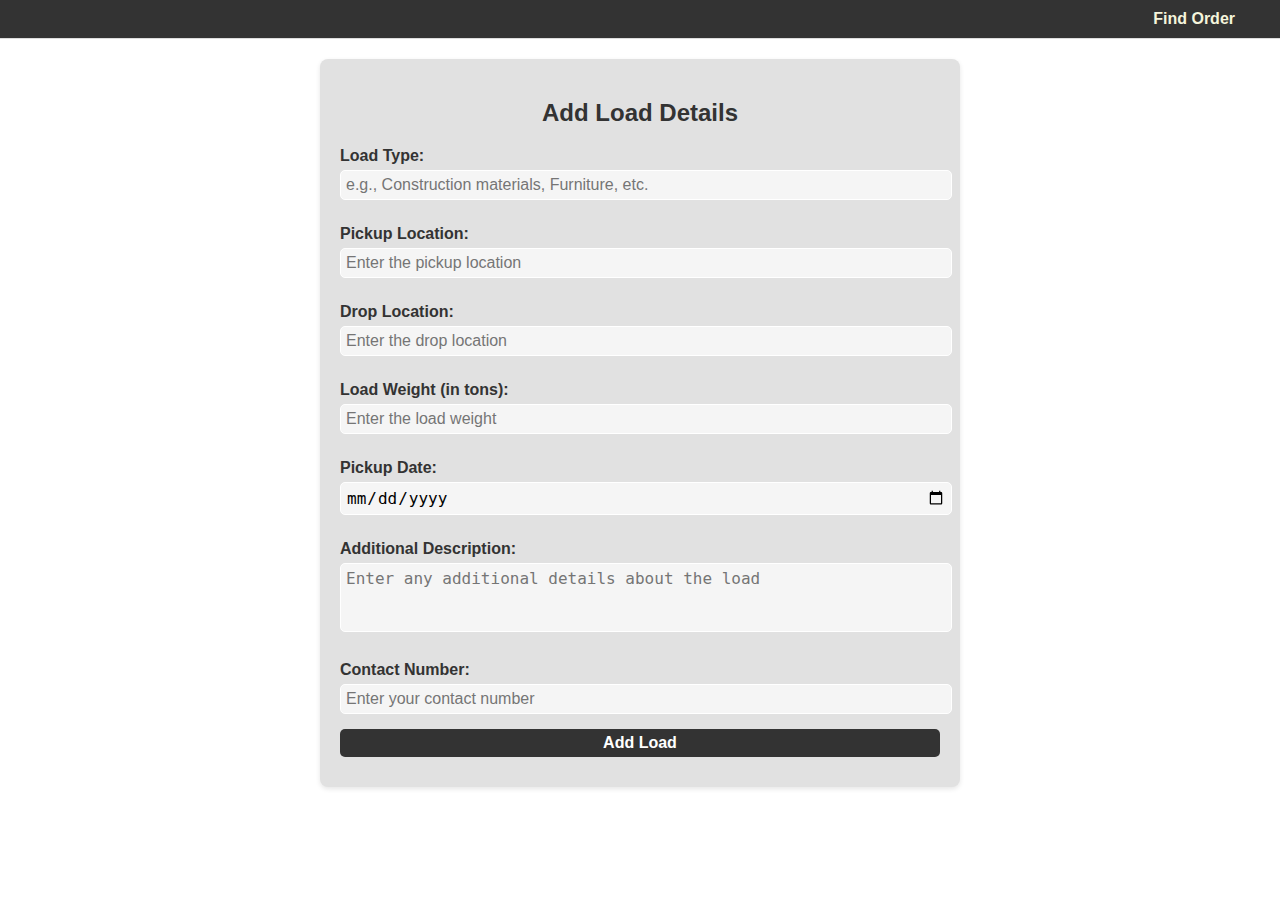
<file: Loading.html>
<!DOCTYPE html>
<html lang="en">
<head>
    <title>LoadLink</title>
    <link rel="icon" type="image/x-icon" href="img/Fevicon.png">
    <meta charset="UTF-8">
    <meta name="viewport" content="width=device-width, initial-scale=1.0">
    <title>Add a Load</title>
    <link rel="stylesheet" href="Loading.css">
</head>
<body>
    <nav>
        <a href="find-order.html">Find Order</a>
    </nav>

    <div class="container">
        <h2>Add Load Details</h2>
        <form id="add-load-form" action="add-load-handler.php" method="POST">
            <label for="load-type">Load Type:</label>
            <input type="text" id="load-type" name="load_type" placeholder="e.g., Construction materials, Furniture, etc." required>

            <label for="pickup-location">Pickup Location:</label>
            <input type="text" id="pickup-location" name="pickup_location" placeholder="Enter the pickup location" required>

            <label for="drop-location">Drop Location:</label>
            <input type="text" id="drop-location" name="drop_location" placeholder="Enter the drop location" required>

            <label for="weight">Load Weight (in tons):</label>
            <input type="number" id="weight" name="weight" placeholder="Enter the load weight" min="1" step="0.1" required>

            <label for="date">Pickup Date:</label>
            <input type="date" id="date" name="pickup_date" required>

            <label for="description">Additional Description:</label>
            <textarea id="description" name="description" placeholder="Enter any additional details about the load" rows="3"></textarea>

            <label for="contact-number">Contact Number:</label>
            <input type="tel" id="contact-number" name="contact_number" placeholder="Enter your contact number" pattern="[0-9]{10}" title="Enter a valid 10-digit phone number" required>

            <button type="submit">Add Load</button>
        </form>
    </div>

    <script src="Loading.js"></script>
    <script src="theme.js"></script>
</body>
</html>
</file>
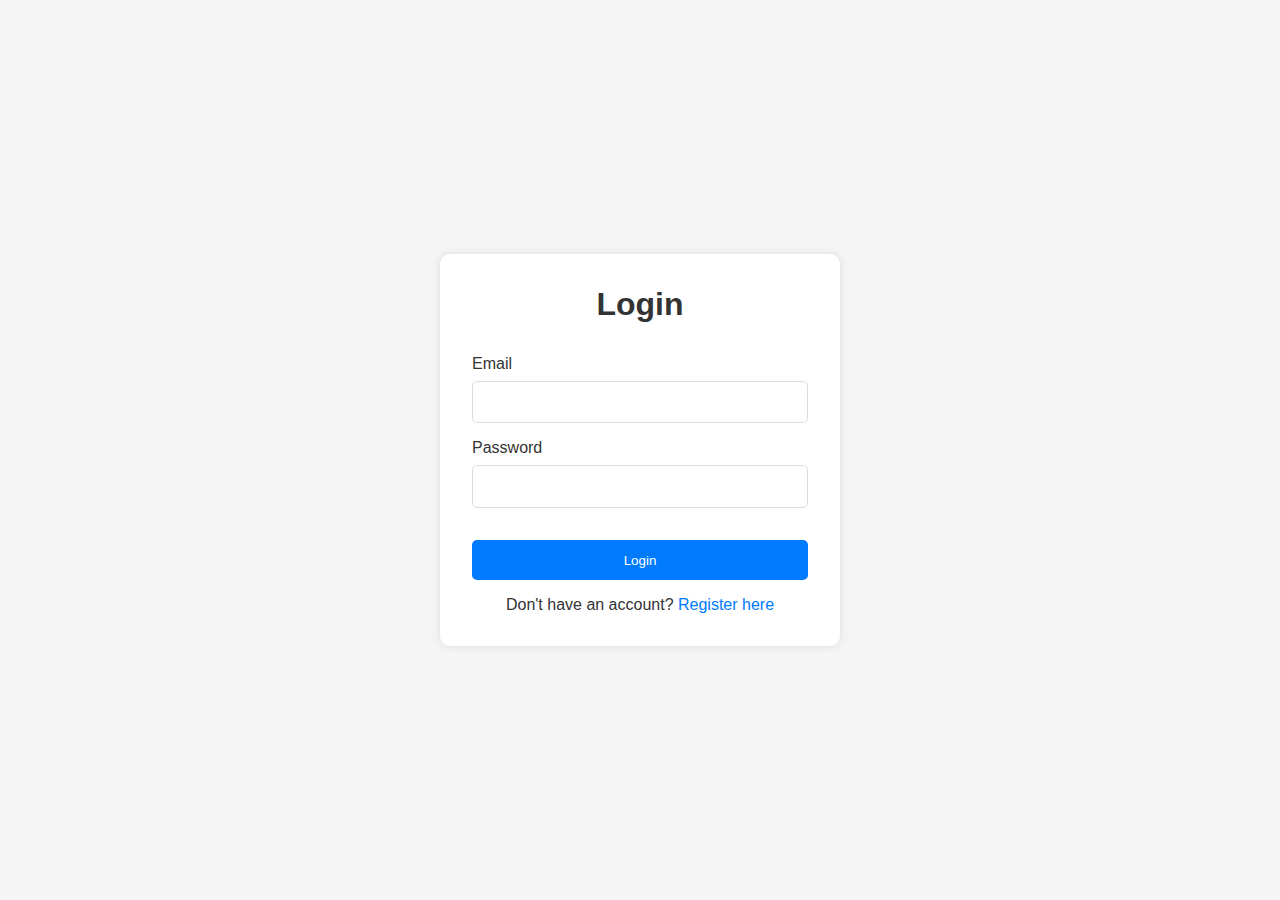
<file: login.html>
<!DOCTYPE html>
<html lang="en">
<head>
    <title>LoadLink</title>
    <link rel="icon" type="image/x-icon" href="img/Fevicon.png">
    <meta charset="UTF-8">
    <meta name="viewport" content="width=device-width, initial-scale=1.0">
    <title>Login Page</title>
    <style>
        :root {
            --bg-color: #f5f5f5;
            --text-color: #333;
            --input-bg: #fff;
            --border-color: #ddd;
        }

        [data-theme="dark"] {
            --bg-color: #1a1a1a;
            --text-color: #fff;
            --input-bg: #333;
            --border-color: #444;
        }

        * {
            margin: 0;
            padding: 0;
            box-sizing: border-box;
        }

        body {
            font-family: Arial, sans-serif;
            background-color: var(--bg-color);
            color: var(--text-color);
            min-height: 100vh;
            display: flex;
            justify-content: center;
            align-items: center;
            transition: background-color 0.3s;
        }

        .container {
            width: 90%;
            max-width: 400px;
            padding: 2rem;
            background-color: var(--input-bg);
            border-radius: 10px;
            box-shadow: 0 0 10px rgba(0,0,0,0.1);
        }

        .theme-toggle {
            position: absolute;
            top: 20px;
            right: 20px;
            cursor: pointer;
        }

        h1 {
            text-align: center;
            margin-bottom: 2rem;
        }

        .form-group {
            margin-bottom: 1rem;
        }

        label {
            display: block;
            margin-bottom: 0.5rem;
        }

        input, select,
        textarea {
            width: 100%;
            padding: 0.8rem;
            border: 1px solid var(--border-color);
            border-radius: 5px;
            background-color: var(--input-bg);
            color: var(--text-color);
        }
        button {
            width: 100%;
            padding: 0.8rem;
            background-color: #007bff;
            color: white;
            border: none;
            border-radius: 5px;
            cursor: pointer;
            margin-top: 1rem;
        }

        button:hover {
            background-color: #0056b3;
        }

        .register-link {
            text-align: center;
            margin-top: 1rem;
        }

        .register-link a {
            color: #007bff;
            text-decoration: none;
        }

        .error-message {
            color: #ff4444;
            text-align: center;
            margin-top: 1rem;
            display: none;
        }
    </style>
</head>
<body>
    <div class="container">
        <h1>Login</h1>
        <form id="loginForm" action="login.php" method="POST">
            <div class="form-group">
                <label for="email">Email</label>
                <input type="email" id="email" name="email" required>
            </div>
            <div class="form-group">
                <label for="password">Password</label>
                <input type="password" id="password" name="password" required>
            </div>
            <!-- <label class="form-group" for="role">Your Role:</label>
            <select name="role" required>
                <option value="Transporter">Transporter</option>
                <option value="Truck Owner">Truck Owner</option>
            </select> -->
            <button type="submit">Login</button>
            <div class="error-message" id="errorMessage"></div>
        </form>
        <div class="register-link">
            Don't have an account? <a href="registration.html">Register here</a>
        </div>
    </div>
    <script>
        document.getElementById('loginForm').onsubmit = function() {
            alert('Form is being submitted');
        };
    </script>
    <script src="theme.js"></script>
</body>
</html>
</file>
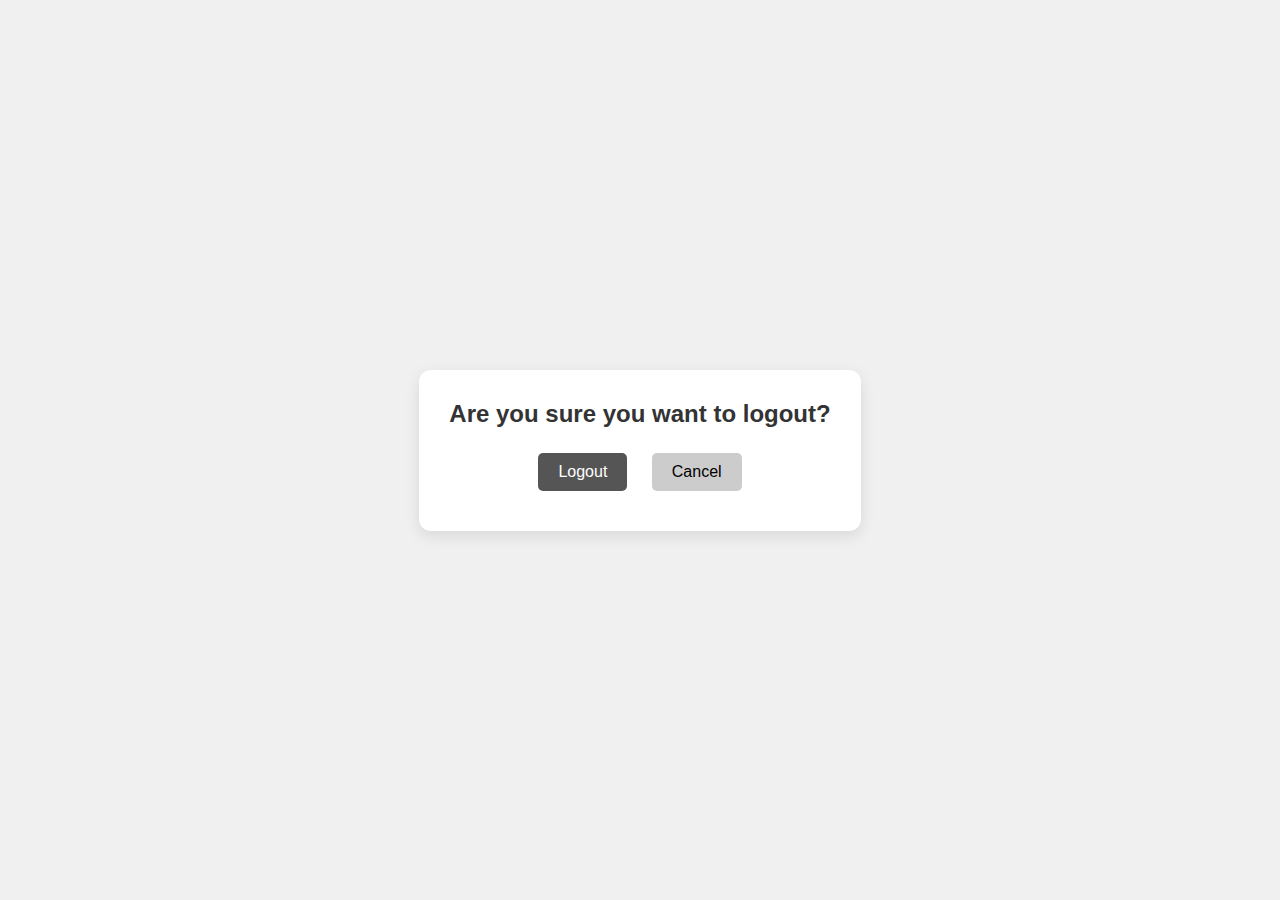
<file: logout.html>
<!DOCTYPE html>
<html lang="en">
<head>
    <meta charset="UTF-8">
    <meta name="viewport" content="width=device-width, initial-scale=1.0">
    <title>LoadLink</title>
    <link rel="icon" type="image/x-icon" href="img/Fevicon.png">
    <!-- <title>Logout Page</title> -->
    <style>
        /* Reset default styles */
        * {
            margin: 0;
            padding: 0;
            box-sizing: border-box;
            font-family: Arial, sans-serif;
        }

        body {
            height: 100vh;
            display: flex;
            justify-content: center;
            align-items: center;
            background: #f0f0f0; /* Light Grey Background */
        }

        .container {
            text-align: center;
            background: white;
            padding: 30px;
            border-radius: 12px;
            box-shadow: 0 5px 15px rgba(0, 0, 0, 0.1);
        }

        h2 {
            margin-bottom: 15px;
            color: #333; /* Dark Grey Text */
        }

        .btn {
            display: inline-block;
            padding: 10px 20px;
            margin: 10px;
            font-size: 16px;
            border: none;
            border-radius: 5px;
            cursor: pointer;
            transition: 0.3s;
        }

        .btn.logout {
            background: #555; /* Dark Grey */
            color: white;
        }

        .btn.cancel {
            background: #ccc; /* Light Grey */
            color: black;
        }

        .btn:hover {
            opacity: 0.8;
        }

        .popup {
            display: none;
            position: fixed;
            top: 50%;
            left: 50%;
            transform: translate(-50%, -50%);
            background: white;
            padding: 20px;
            border-radius: 10px;
            box-shadow: 0 4px 10px rgba(0, 0, 0, 0.2);
            text-align: center;
        }

        .overlay {
            display: none;
            position: fixed;
            top: 0;
            left: 0;
            width: 100%;
            height: 100%;
            background: rgba(0, 0, 0, 0.3);
        }
    </style>
</head>
<body>
 

    <div class="container">
        <h2>Are you sure you want to logout?</h2>
        <button class="btn logout" onclick="showPopup()">Logout</button>
        <button class="btn cancel" onclick="cancelLogout()">Cancel</button>
    </div>

    <!-- Logout Confirmation Popup -->
    <div class="overlay" id="overlay"></div>
    <div class="popup" id="logoutPopup">
        <p id="logoutMessage">Logging out...</p>
    </div>

    <script>
        function showPopup() {
            document.getElementById("logoutPopup").style.display = "block";
            document.getElementById("overlay").style.display = "block";

            // First, show "Logging out..."
            setTimeout(() => {
                document.getElementById("logoutMessage").innerText = "Thanks for using us!";
            }, 2000); // Show message after 2 seconds

            // Redirect to login page after 4 seconds
            setTimeout(() => {
                window.location.href = "login.html"; // Redirect to login page
            }, 4000);
        }

        function cancelLogout() {
            alert("Logout cancelled!");
        }
    </script>

</body>
</html>
</file>
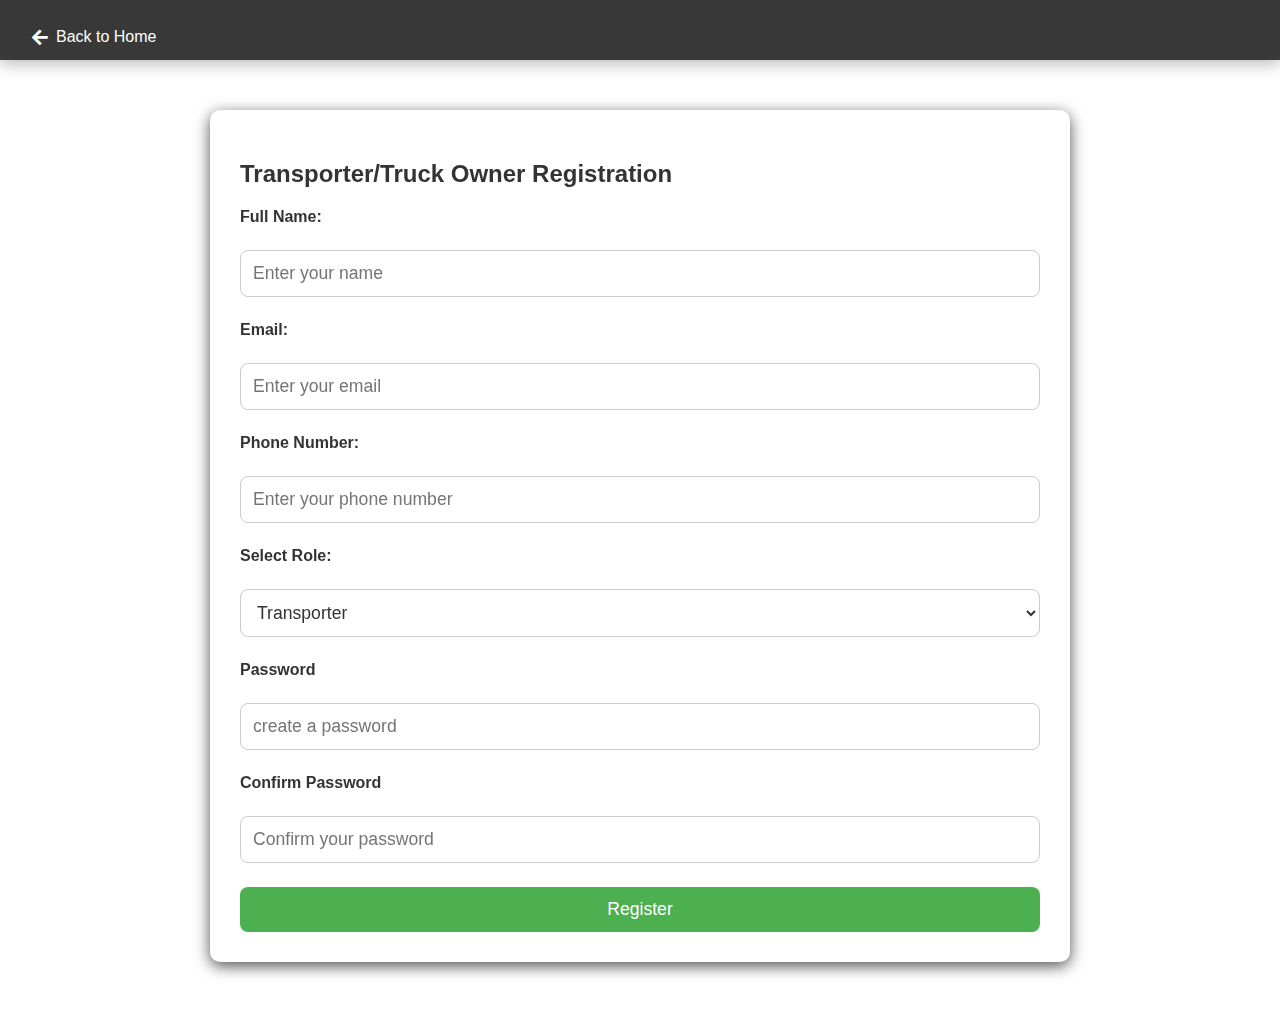
<file: Registration.html>
<!DOCTYPE html>
<html lang="en">
<head>
    <title>LoadLink</title>
    <link rel="icon" type="image/x-icon" href="img/Fevicon.png">
    <meta charset="UTF-8">
    <meta name="viewport" content="width=device-width, initial-scale=1.0">
    <title>Register</title>
    <link rel="stylesheet" href="https://cdnjs.cloudflare.com/ajax/libs/font-awesome/5.15.4/css/all.min.css">
    <link rel="stylesheet" href="Registration.css">

</head>
<body>

    <nav class="navbar">
        <div class="back-button">
            <a href="index.html">
                <i class="fas fa-arrow-left"></i>
                <span>Back to Home</span>
            </a>
        </div>
    </nav>

    <div class="container">
        <h2>Transporter/Truck Owner Registration</h2>
        <form id="register-form" action="Registration.php" method="POST">
            <label for="name">Full Name:</label>
            <input type="text" id="name" name="fullName" placeholder="Enter your name" required>

            <label for="email">Email:</label>
            <input type="email" id="email" name="email" placeholder="Enter your email" required>

            <label for="phone">Phone Number:</label>
            <!--<input type="tel" id="phone" placeholder="Enter your phone number" required>-->
            <input type="tel" id="phone" name="phone" placeholder="Enter your phone number" required>

            <label for="role">Select Role:</label>
            <select id="role" name="role" required>
                <option value="Transporter">Transporter</option>
                <option value="Truck Owner">Truck Owner</option>
            </select>
            
            <label for="password">Password</label>
            <input type="password" id="password" name="password" placeholder="create a password" required>

            <label for="Confirm_password">Confirm Password</label>
            <input type="password" id="Confirm_password" name="Confirm_password" placeholder="Confirm your password" required>
            <button type="submit" id="register-button">Register</button>
        </form>
    </div>
    <script src="Registration.js"></script>
    <script src="theme.js"></script>
    
</body>
</html>
</file>
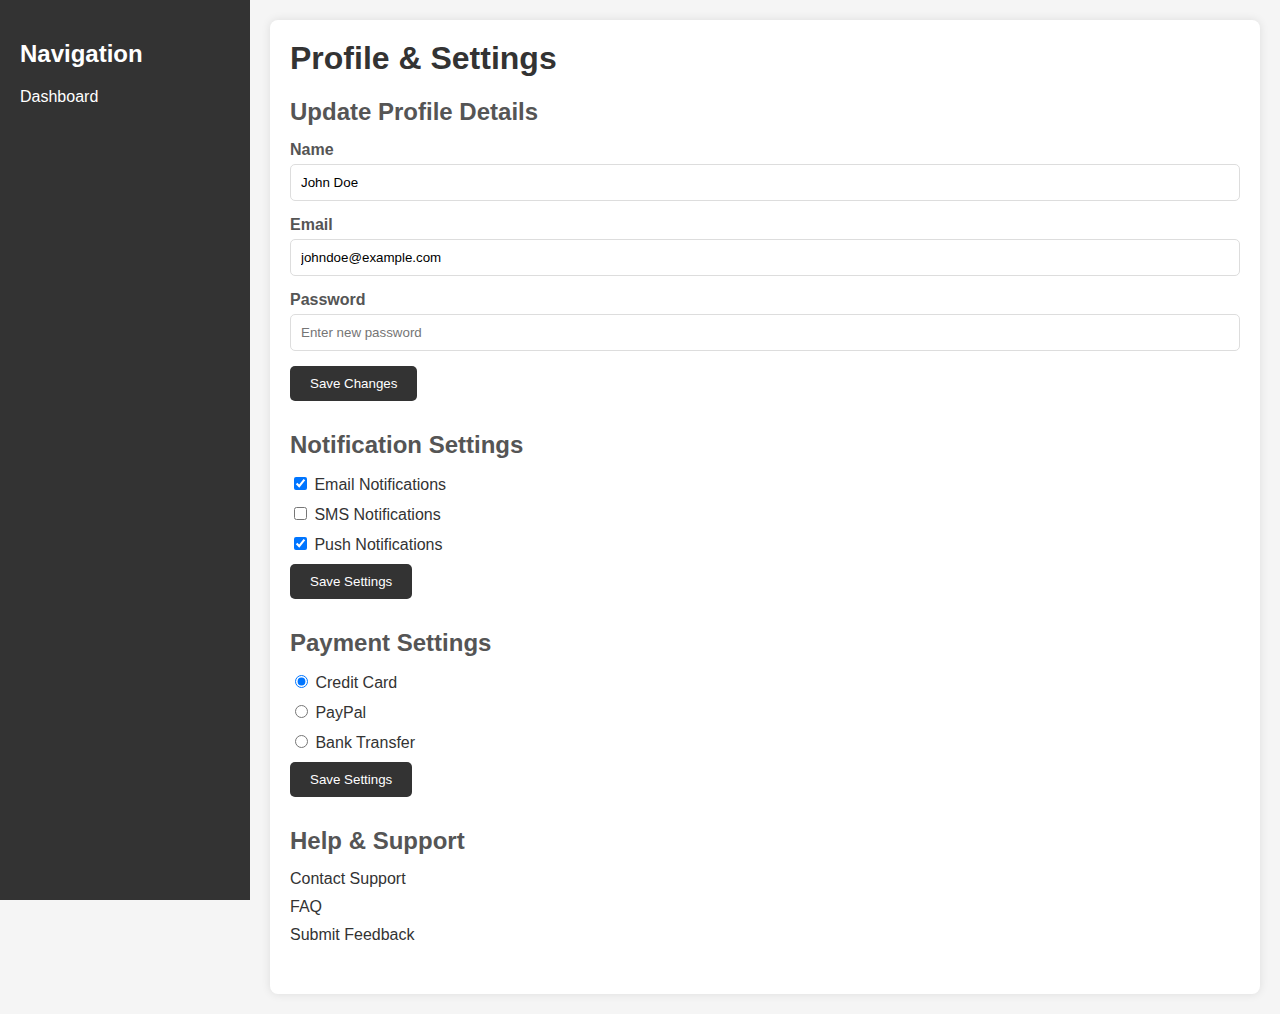
<file: Setting.html>
<!DOCTYPE html>
<html lang="en">
<head>
  <meta charset="UTF-8">
  <meta name="viewport" content="width=device-width, initial-scale=1.0">
  <title>LoadLink</title>
  <link rel="icon" type="image/x-icon" href="img/Fevicon.png">
  <!-- <title>Profile & Settings</title> -->
  <style>
    body {
      font-family: Arial, sans-serif;
      margin: 0;
      padding: 0;
      display: flex;
      background-color: #f5f5f5;
      color: #333;
    }

    /* Sidebar Styles */
    .sidebar {
      width: 250px;
      background-color: #333;
      color: white;
      height: 100vh;
      padding: 20px;
      box-sizing: border-box;
    }

    .sidebar a {
      color: white;
      text-decoration: none;
      display: block;
      margin: 15px 0;
    }

    .sidebar a:hover {
      text-decoration: underline;
    }

    /* Main Content Styles */
    .main-content {
      flex: 1;
      padding: 20px;
      background-color: white;
      margin: 20px;
      border-radius: 8px;
      box-shadow: 0 0 10px rgba(0, 0, 0, 0.1);
    }

    h1 {
      margin-top: 0;
      color: #333;
    }

    .section {
      margin-bottom: 30px;
    }

    .section h2 {
      margin-bottom: 15px;
      color: #555;
    }

    .form-group {
      margin-bottom: 15px;
    }

    .form-group label {
      display: block;
      margin-bottom: 5px;
      font-weight: bold;
      color: #555;
    }

    .form-group input {
      width: 100%;
      padding: 10px;
      border: 1px solid #ddd;
      border-radius: 5px;
      box-sizing: border-box;
    }

    .form-group input:focus {
      border-color: #333;
      outline: none;
    }

    .form-group button {
      background-color: #333;
      color: white;
      padding: 10px 20px;
      border: none;
      border-radius: 5px;
      cursor: pointer;
    }

    .form-group button:hover {
      background-color: #555;
    }

    .notification-settings,
    .payment-settings,
    .help-support {
      margin-top: 20px;
    }

    .notification-settings label,
    .payment-settings label {
      display: block;
      margin-bottom: 10px;
    }

    .help-support a {
      color: #333;
      text-decoration: none;
      display: block;
      margin-bottom: 10px;
    }

    .help-support a:hover {
      text-decoration: underline;
    }
  </style>
</head>
<body>
  <!-- Sidebar -->
  <div class="sidebar">
    <h2>Navigation</h2>
    <a href="Dashboard.html">Dashboard</a>
  </div>

  <!-- Main Content -->
  <div class="main-content">
    <h1>Profile & Settings</h1>

    <!-- Update Profile Details -->
    <div class="section">
      <h2>Update Profile Details</h2>
      <div class="form-group">
        <label for="name">Name</label>
        <input type="text" id="name" placeholder="Enter your name" value="John Doe">
      </div>
      <div class="form-group">
        <label for="email">Email</label>
        <input type="email" id="email" placeholder="Enter your email" value="johndoe@example.com">
      </div>
      <div class="form-group">
        <label for="password">Password</label>
        <input type="password" id="password" placeholder="Enter new password">
      </div>
      <div class="form-group">
        <button onclick="updateProfile()">Save Changes</button>
      </div>
    </div>

    <!-- Notification Settings -->
    <div class="section notification-settings">
      <h2>Notification Settings</h2>
      <label>
        <input type="checkbox" id="emailNotifications" checked> Email Notifications
      </label>
      <label>
        <input type="checkbox" id="smsNotifications"> SMS Notifications
      </label>
      <label>
        <input type="checkbox" id="pushNotifications" checked> Push Notifications
      </label>
      <div class="form-group">
        <button onclick="saveNotificationSettings()">Save Settings</button>
      </div>
    </div>

    <!-- Payment Settings -->
    <div class="section payment-settings">
      <h2>Payment Settings</h2>
      <label>
        <input type="radio" name="paymentMethod" value="creditCard" checked> Credit Card
      </label>
      <label>
        <input type="radio" name="paymentMethod" value="paypal"> PayPal
      </label>
      <label>
        <input type="radio" name="paymentMethod" value="bankTransfer"> Bank Transfer
      </label>
      <div class="form-group">
        <button onclick="savePaymentSettings()">Save Settings</button>
      </div>
    </div>

    <!-- Help & Support -->
    <div class="section help-support">
      <h2>Help & Support</h2>
      <a href="#contact">Contact Support</a>
      <a href="#faq">FAQ</a>
      <a href="#feedback">Submit Feedback</a>
    </div>
  </div>

  <script>
    function updateProfile() {
      const name = document.getElementById('name').value;
      const email = document.getElementById('email').value;
      const password = document.getElementById('password').value;

      if (!name || !email) {
        alert('Name and Email are required.');
        return;
      }

      alert('Profile updated successfully!');
      console.log('Updated Profile:', { name, email, password });
    }

    function saveNotificationSettings() {
      const emailNotifications = document.getElementById('emailNotifications').checked;
      const smsNotifications = document.getElementById('smsNotifications').checked;
      const pushNotifications = document.getElementById('pushNotifications').checked;

      alert('Notification settings saved!');
      console.log('Notification Settings:', { emailNotifications, smsNotifications, pushNotifications });
    }

    function savePaymentSettings() {
      const paymentMethod = document.querySelector('input[name="paymentMethod"]:checked').value;

      alert('Payment settings saved!');
      console.log('Payment Method:', paymentMethod);
    }
  </script>
</body>
</html>
</file>
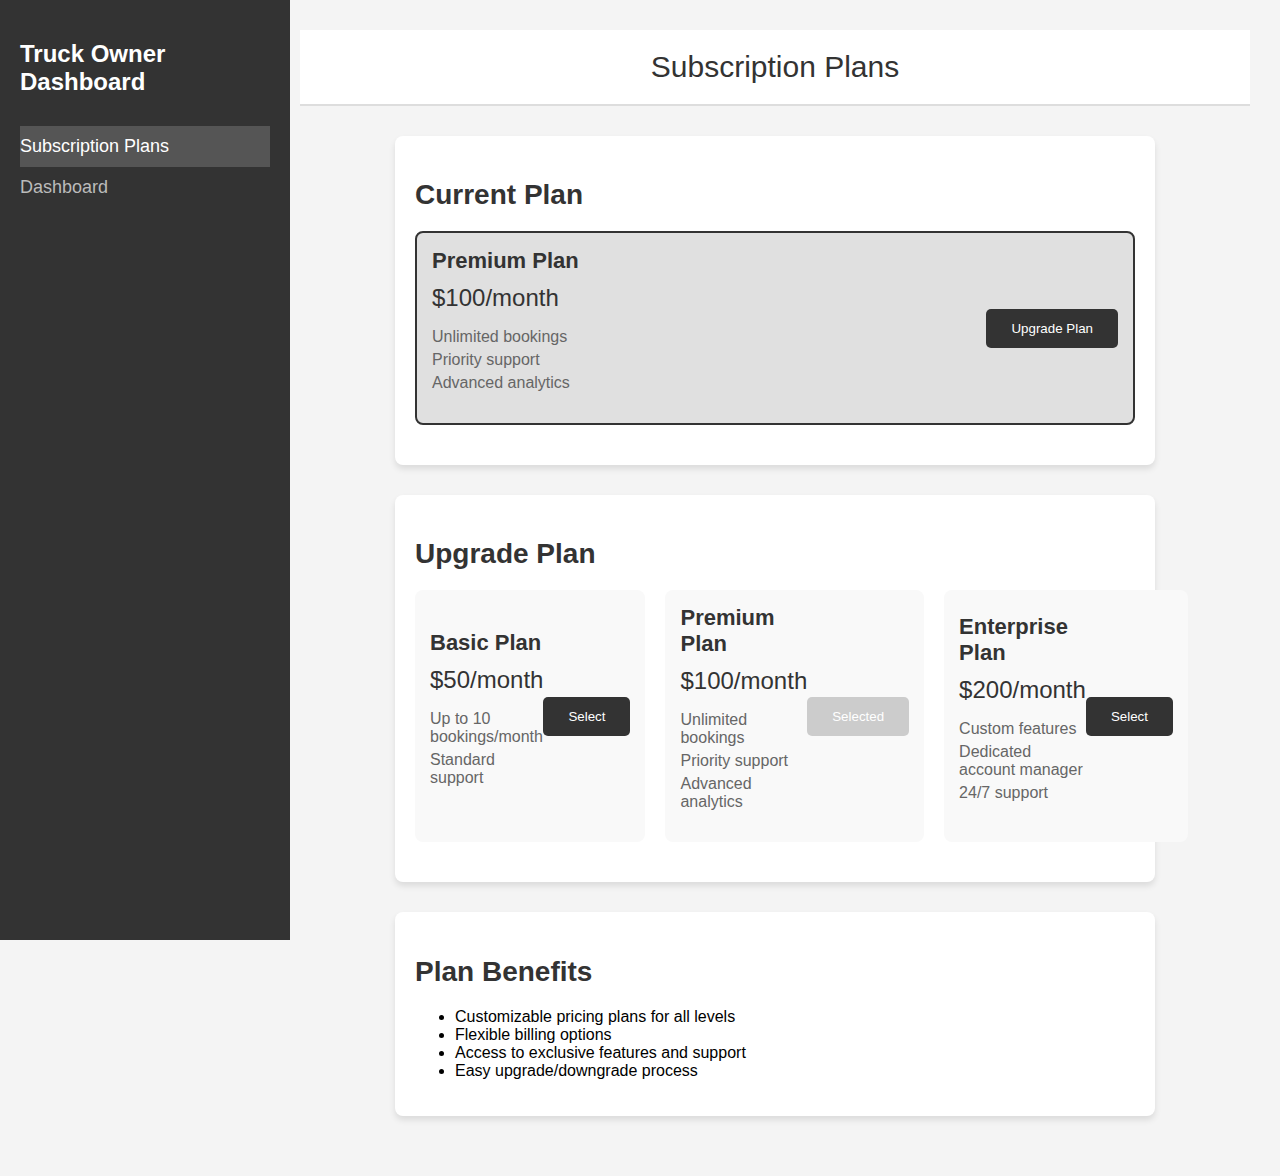
<file: Subscription.html>
<!DOCTYPE html>
<html lang="en">
<head>
    <meta charset="UTF-8">
    <meta name="viewport" content="width=device-width, initial-scale=1.0">
    <title>LoadLink</title>
    <link rel="icon" type="image/x-icon" href="img/Fevicon.png">
    <!-- <title>Subscription Plans</title> -->
    <style>
        /* Global Styles */
        body {
            font-family: 'Arial', sans-serif;
            background-color: #f4f4f4;
            margin: 0;
            padding: 0;
            display: flex;
        }

        /* Sidebar Styles */
        .sidebar {
            width: 250px;
            height: 100vh;
            background-color: #333;
            padding: 20px;
            color: white;
            position: fixed;
        }

        .sidebar h2 {
            color: white;
            font-size: 24px;
            margin-bottom: 30px;
        }

        .sidebar a {
            display: block;
            color: #bbb;
            text-decoration: none;
            padding: 10px 0;
            font-size: 18px;
        }

        .sidebar a:hover {
            background-color: #444;
            color: white;
        }

        .sidebar a.active {
            background-color: #555;
            color: white;
        }

        /* Main Content Styles */
        .main-content {
            margin-left: 270px;
            width: calc(100% - 270px);
            padding: 30px;
        }

        header {
            background-color: #fff;
            padding: 20px 0;
            text-align: center;
            color: #333;
            font-size: 30px;
            border-bottom: 2px solid #ddd;
        }

        .container {
            width: 80%;
            margin: 30px auto;
        }

        .subscription-section {
            background-color: white;
            padding: 20px;
            border-radius: 8px;
            box-shadow: 0 4px 6px rgba(0, 0, 0, 0.1);
            margin-bottom: 30px;
        }

        h2 {
            color: #333;
            font-size: 28px;
            margin-bottom: 20px;
        }

        .plan-card {
            display: flex;
            justify-content: space-between;
            background-color: #f9f9f9;
            padding: 15px;
            border-radius: 8px;
            margin-bottom: 20px;
            align-items: center;
            transition: all 0.3s ease;
        }

        .plan-card.active {
            background-color: #e0e0e0;
            border: 2px solid #333;
        }

        .plan-info {
            flex: 1;
        }

        .plan-name {
            font-size: 22px;
            color: #333;
            font-weight: bold;
        }

        .plan-price {
            font-size: 24px;
            color: #333;
            margin-top: 10px;
        }

        .plan-benefits ul {
            list-style-type: none;
            padding: 0;
            color: #666;
        }

        .plan-benefits li {
            margin-bottom: 5px;
        }

        .button {
            background-color: #333;
            color: white;
            padding: 12px 25px;
            border: none;
            border-radius: 5px;
            cursor: pointer;
            transition: background-color 0.3s;
        }

        .button:hover {
            background-color: #555;
        }

        .button.disabled {
            background-color: #ccc;
            cursor: not-allowed;
        }

        .plan-header {
            font-size: 20px;
            font-weight: bold;
            color: #333;
        }

        .plan-selector {
            display: flex;
            justify-content: space-between;
            gap: 20px;
        }
    </style>
</head>
<body>

<!-- Sidebar -->
<div class="sidebar">
    <h2>Truck Owner Dashboard</h2>
    <a href="#" class="active">Subscription Plans</a>
    <a href="Dashboard.html">Dashboard</a>
</div>

<!-- Main Content -->
<div class="main-content">
    <header>
        Subscription Plans
    </header>

    <div class="container">
        <!-- Current Plan Section -->
        <div class="subscription-section" id="currentPlanSection">
            <h2>Current Plan</h2>
            <div class="plan-card active" id="currentPlanCard">
                <div class="plan-info">
                    <div class="plan-name" id="currentPlanName">Premium Plan</div>
                    <div class="plan-price" id="currentPlanPrice">$100/month</div>
                    <div class="plan-benefits" id="currentPlanBenefits">
                        <ul>
                            <li>Unlimited bookings</li>
                            <li>Priority support</li>
                            <li>Advanced analytics</li>
                        </ul>
                    </div>
                </div>
                <button class="button" id="upgradeButton">Upgrade Plan</button>
            </div>
        </div>

        <!-- Upgrade Plan Section -->
        <div class="subscription-section">
            <h2>Upgrade Plan</h2>
            <div class="plan-selector">
                <div class="plan-card" id="basicPlanCard">
                    <div class="plan-info">
                        <div class="plan-name">Basic Plan</div>
                        <div class="plan-price">$50/month</div>
                        <div class="plan-benefits">
                            <ul>
                                <li>Up to 10 bookings/month</li>
                                <li>Standard support</li>
                            </ul>
                        </div>
                    </div>
                    <button class="button" id="selectBasicPlanButton">Select</button>
                </div>

                <div class="plan-card" id="premiumPlanCard">
                    <div class="plan-info">
                        <div class="plan-name">Premium Plan</div>
                        <div class="plan-price">$100/month</div>
                        <div class="plan-benefits">
                            <ul>
                                <li>Unlimited bookings</li>
                                <li>Priority support</li>
                                <li>Advanced analytics</li>
                            </ul>
                        </div>
                    </div>
                    <button class="button disabled" id="selectPremiumPlanButton" disabled>Selected</button>
                </div>

                <div class="plan-card" id="enterprisePlanCard">
                    <div class="plan-info">
                        <div class="plan-name">Enterprise Plan</div>
                        <div class="plan-price">$200/month</div>
                        <div class="plan-benefits">
                            <ul>
                                <li>Custom features</li>
                                <li>Dedicated account manager</li>
                                <li>24/7 support</li>
                            </ul>
                        </div>
                    </div>
                    <button class="button" id="selectEnterprisePlanButton">Select</button>
                </div>
            </div>
        </div>

        <!-- Plan Benefits Section -->
        <div class="subscription-section">
            <h2>Plan Benefits</h2>
            <ul>
                <li>Customizable pricing plans for all levels</li>
                <li>Flexible billing options</li>
                <li>Access to exclusive features and support</li>
                <li>Easy upgrade/downgrade process</li>
            </ul>
        </div>
    </div>
</div>

<script>
    // Mock data for subscription plans
    const plans = {
        currentPlan: {
            name: 'Premium Plan',
            price: '$100/month',
            benefits: [
                'Unlimited bookings',
                'Priority support',
                'Advanced analytics'
            ]
        },
        upgradePlans: [
            {
                name: 'Basic Plan',
                price: '$50/month',
                benefits: ['Up to 10 bookings/month', 'Standard support']
            },
            {
                name: 'Premium Plan',
                price: '$100/month',
                benefits: ['Unlimited bookings', 'Priority support', 'Advanced analytics']
            },
            {
                name: 'Enterprise Plan',
                price: '$200/month',
                benefits: ['Custom features', 'Dedicated account manager', '24/7 support']
            }
        ]
    };

    // Function to update the current plan section with dynamic data
    function updateCurrentPlan() {
        document.getElementById('currentPlanName').innerText = plans.currentPlan.name;
        document.getElementById('currentPlanPrice').innerText = plans.currentPlan.price;
        document.getElementById('currentPlanBenefits').innerHTML = `<ul>
            ${plans.currentPlan.benefits.map(benefit => `<li>${benefit}</li>`).join('')}
        </ul>`;
    }

    // Function to select an upgrade plan
    function selectPlan(planName) {
        // Find selected plan
        const selectedPlan = plans.upgradePlans.find(plan => plan.name === planName);

        // Update the current plan to the selected one
        plans.currentPlan = selectedPlan;

        // Update the display for the current plan and available plans
        updateCurrentPlan();

        // Disable the "Select" buttons and highlight the selected one
        document.querySelectorAll('.plan-card').forEach(card => {
            const button = card.querySelector('button');
           
        })
      }
</file>
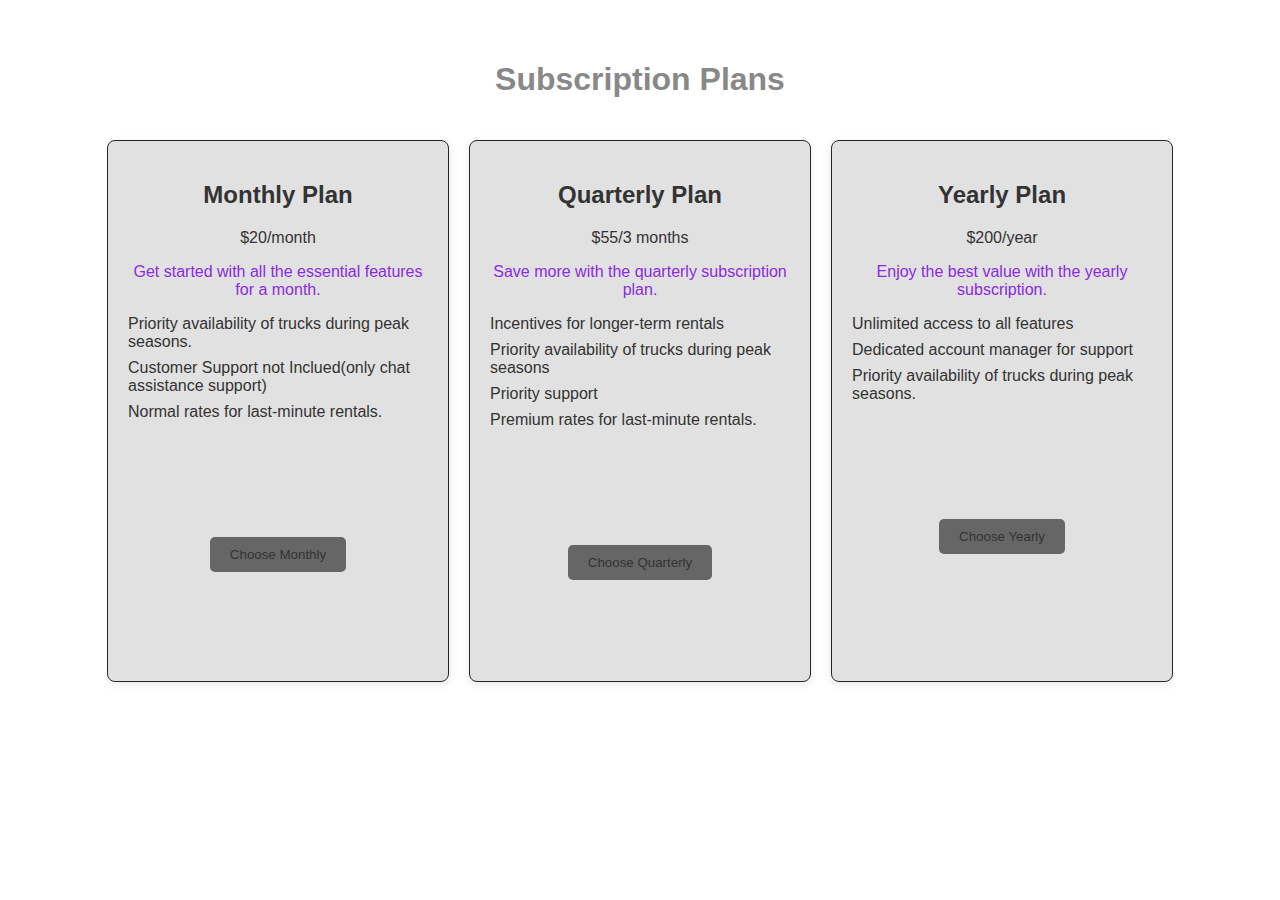
<file: subscriptionOwner.html>
<!DOCTYPE html>
<html lang="en">
<head>
  <title>LoadLink</title>
  <link rel="icon" type="image/x-icon" href="img/Fevicon.png">
  <meta charset="UTF-8">
  <meta name="viewport" content="width=device-width, initial-scale=1.0">
  <title>Subscription Plans</title>
  <link rel="stylesheet" href="subscriptionOwner.css">
</head>
<body>
  <div class="subscription-page">
    <h1>Subscription Plans</h1>
    <div class="plans">
      <div class="plan">
        <h2>Monthly Plan</h2>
        <p class="price"><span>$20</span>/month</p>
        <p class="slogan">Get started with all the essential features for a month.</p>
        <ul>
          <li>Priority availability of trucks during peak seasons.</li>
          <li>Customer Support not Inclued(only chat assistance support)</li>
          <li>Normal rates for last-minute rentals.</li>
        </ul>
        <button onclick="location.href='paymentMethod.html'">Choose Monthly</button>
      </div>
      <div class="plan">
        <h2>Quarterly Plan</h2>
        <p class="price"><span>$55</span>/3 months</p>
        <p class="slogan" >Save more with the quarterly subscription plan.</p>
        <ul>
          <li>Incentives for longer-term rentals</li>
          <li>Priority availability of trucks during peak seasons</li>
          <li>Priority support</li>
          <li>Premium rates for last-minute rentals.</li>
        </ul>
        <button onclick="location.href='paymentMethod.html'">Choose Quarterly</button>
      </div>
      <div class="plan">
        <h2>Yearly Plan</h2>
        <p class="price"><span>$200</span>/year</p>
        <p class="slogan">Enjoy the best value with the yearly subscription.</p>
        <ul>
          <li>Unlimited access to all features</li>
          <li>Dedicated account manager for support</li>
          <li>Priority availability of trucks during peak seasons.</li>
        </ul>
        <button onclick="location.href='paymentMethod.html'">Choose Yearly</button>
      </div>
    </div>
  </div>
  <script src="subscriptionOwner.js"></script>
  <script src="theme.js"></script>
</body>
</html>
</file>
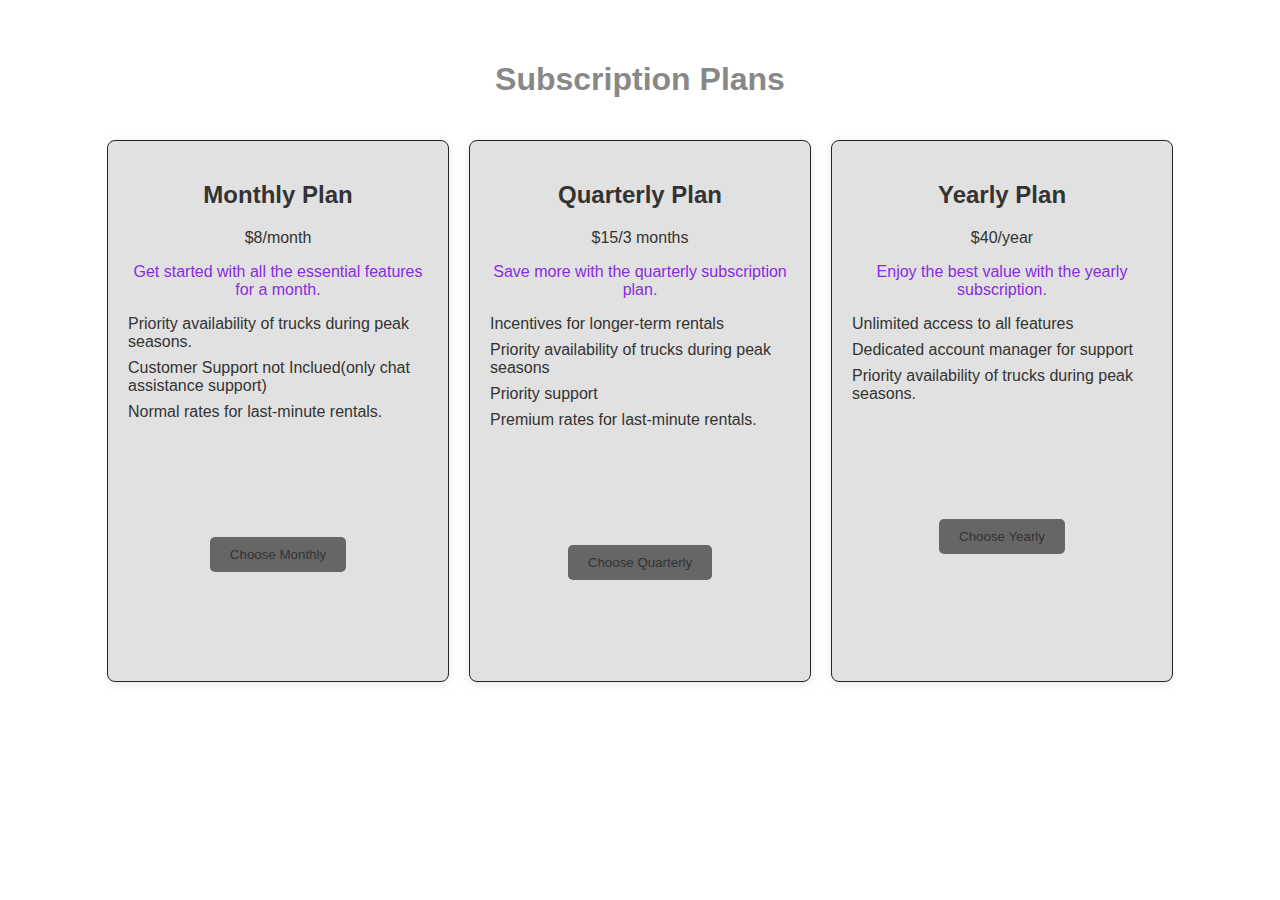
<file: subscriptionTransporter.html>
<!DOCTYPE html>
<html lang="en">
<head>
  <title>LoadLink</title>
  <link rel="icon" type="image/x-icon" href="img/Fevicon.png">
  <meta charset="UTF-8">
  <meta name="viewport" content="width=device-width, initial-scale=1.0">
  <title>Subscription Plans</title>
  <link rel="stylesheet" href="subscriptionTransporter.css">
</head>
<body>
  <div class="subscription-page">
    <h1>Subscription Plans</h1>
    <form id="subscriptionForm" action="process_payment.php" method="POST"></form>
    <div class="plans">
      <div class="plan">
        <h2>Monthly Plan</h2>
        <p class="price"><span>$8</span>/month</p>
        <p class="slogan">Get started with all the essential features for a month.</p>
        <ul>
          <li>Priority availability of trucks during peak seasons.</li>
          <li>Customer Support not Inclued(only chat assistance support)</li>
          <li>Normal rates for last-minute rentals.</li>
        </ul>
        <button onclick="location.href='paymentMethod.html'">Choose Monthly</button>
      </div>
      <div class="plan">
        <h2>Quarterly Plan</h2>
        <p class="price"><span>$15</span>/3 months</p>
        <p class="slogan" >Save more with the quarterly subscription plan.</p>
        <ul>
          <li>Incentives for longer-term rentals</li>
          <li>Priority availability of trucks during peak seasons</li>
          <li>Priority support</li>
          <li>Premium rates for last-minute rentals.</li>
        </ul>
        <button onclick="location.href='paymentMethod.html'">Choose Quarterly</button>
      </div>
      <div class="plan">
        <h2>Yearly Plan</h2>
        <p class="price"><span>$40</span>/year</p>
        <p class="slogan">Enjoy the best value with the yearly subscription.</p>
        <ul>
          <li>Unlimited access to all features</li>
          <li>Dedicated account manager for support</li>
          <li>Priority availability of trucks during peak seasons.</li>
        </ul>
        <button onclick="location.href='paymentMethod.html'">Choose Yearly</button>
      </div>
    </div>
  </div>
  <script src="subscriptionTransporter.js"></script>
  <script src="theme.js"></script>
</body>
</html>
</file>
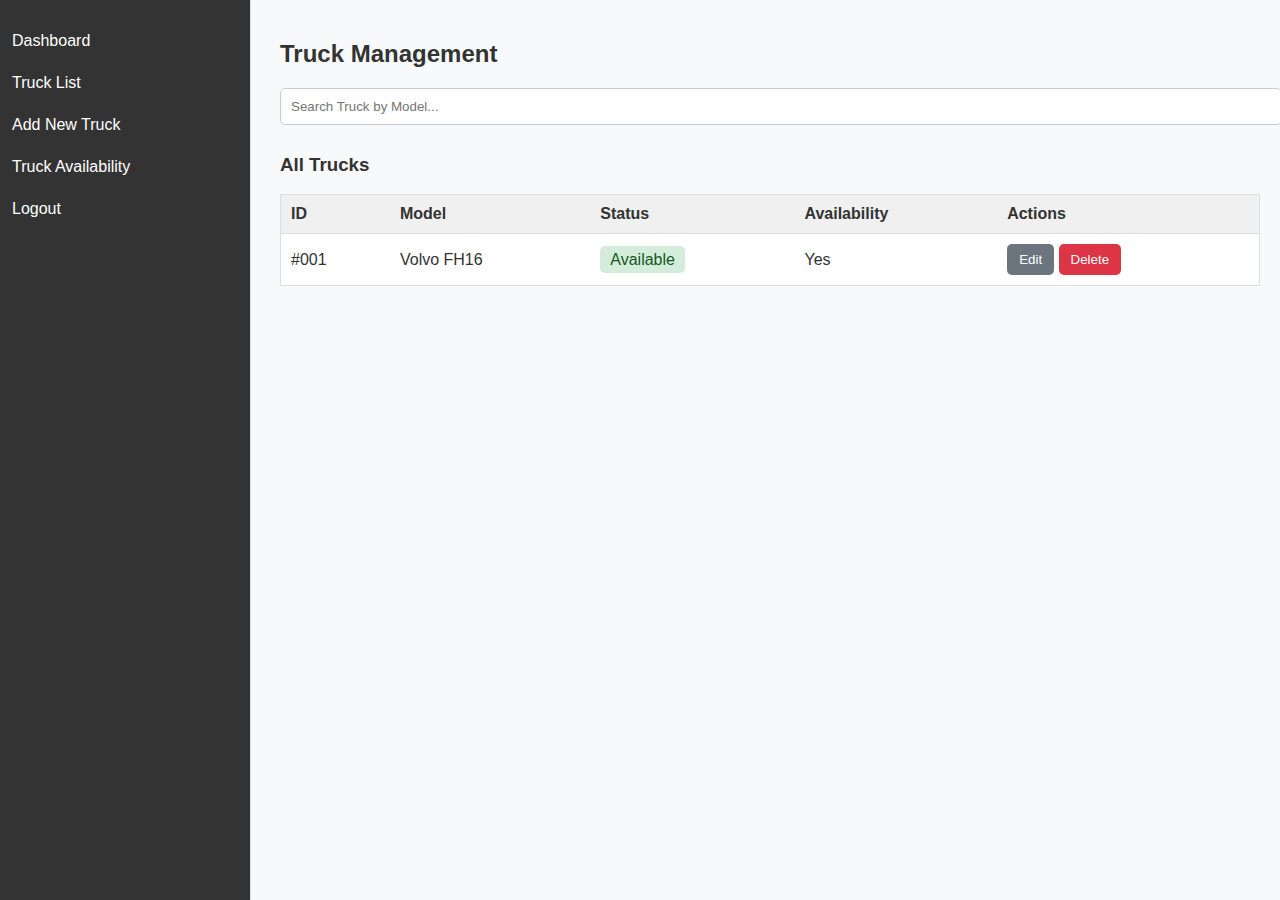
<file: Truck management.html>
<!DOCTYPE html>
<html lang="en">
<head>
    <meta charset="UTF-8">
    <meta name="viewport" content="width=device-width, initial-scale=1.0">
    <title>LoadLink</title>
    <link rel="icon" type="image/x-icon" href="img/Fevicon.png">
    <!-- <title>Truck Management</title> -->
    <style>
        /* White and Grey Theme */
        body {
            background-color: #f8f9fa;
            color: #333;
            font-family: Arial, sans-serif;
            margin: 0;
            display: flex;
        }

        /* Sidebar */
        .sidebar {
            background-color: #333;
            border-right: 1px solid #ddd;
            width: 250px;
            height: 100vh;
            padding-top: 20px;
            position: fixed;
        }

        .sidebar a {
            display: block;
            color: #fff;
            padding: 12px;
            text-decoration: none;
        }

        .sidebar a:hover {
            background-color: #e0e0e0;
        }

        /* Main Content */
        .main-content {
            margin-left: 260px;
            padding: 20px;
            width: 100%;
        }

        /* Truck List Table */
        table {
            width: 100%;
            border-collapse: collapse;
            background: white;
            border: 1px solid #ddd;
        }

        th, td {
            padding: 10px;
            text-align: left;
            border-bottom: 1px solid #ddd;
        }

        th {
            background: #f0f0f0;
        }

        .status {
            padding: 5px 10px;
            border-radius: 5px;
        }

        .status.available {
            background-color: #d4edda;
            color: #155724;
        }

        .status.unavailable {
            background-color: #f8d7da;
            color: #721c24;
        }

        /* Buttons */
        .button, .edit-btn, .delete-btn {
            background-color: #6c757d;
            color: white;
            border: none;
            padding: 8px 12px;
            cursor: pointer;
            border-radius: 5px;
            transition: 0.3s;
        }

        .button:hover, .edit-btn:hover {
            background-color: #5a6268;
        }

        .delete-btn {
            background-color: #dc3545;
        }

        .delete-btn:hover {
            background-color: #c82333;
        }

        /* Add Truck Modal */
        .modal {
            display: none;
            position: fixed;
            z-index: 10;
            left: 0;
            top: 0;
            width: 100%;
            height: 100%;
            background-color: rgba(0, 0, 0, 0.5);
        }

        .modal-content {
            background-color: white;
            padding: 20px;
            margin: 10% auto;
            width: 40%;
            border-radius: 8px;
            position: relative;
        }

        .close-btn {
            position: absolute;
            top: 10px;
            right: 15px;
            font-size: 20px;
            cursor: pointer;
            color: #333;
        }

        /* Search Input */
        #searchTruck {
            width: 100%;
            padding: 10px;
            margin-bottom: 10px;
            border: 1px solid #ccc;
            border-radius: 5px;
        }

        .sidebar-nav ul {
            list-style-type: none;
            padding: 0;
            margin: 0;
        }

        .nav-item {
            padding: 15px;
            font-size: 1em;
            display: block;
            color: #555;
            background-color: #fff;
            transition: background-color 0.3s ease;
        }
    </style>
</head>
<body>

    <!-- Sidebar -->
    <aside class="sidebar">
        <nav class="sidebar-nav">
            <ul>
                <li><a href="Dashboard.html">Dashboard</a></li>
                <li><a href="/truck-management">Truck List</a></li>
                <li><a href="#" id="openModal">Add New Truck</a></li>
                <li><a href="/truck-availability">Truck Availability</a></li>
                <li><a href="/logout">Logout</a></li>
            </ul>
        </nav>
    </aside>

    <!-- Main Content -->
    <main class="main-content">
        <h2>Truck Management</h2>

        <!-- Search Box -->
        <input type="text" id="searchTruck" placeholder="Search Truck by Model..." onkeyup="searchTruck()">

        <!-- Truck List Table -->
        <section class="truck-list">
            <h3>All Trucks</h3>
            <table>
                <thead>
                    <tr>
                        <th>ID</th>
                        <th>Model</th>
                        <th>Status</th>
                        <th>Availability</th>
                        <th>Actions</th>
                    </tr>
                </thead>
                <tbody id="truckTable">
                    <tr>
                        <td>#001</td>
                        <td>Volvo FH16</td>
                        <td><span class="status available">Available</span></td>
                        <td>Yes</td>
                        <td><button class="edit-btn">Edit</button> <button class="delete-btn">Delete</button></td>
                    </tr>
                </tbody>
            </table>
        </section>

        <!-- Add Truck Modal -->
        <div id="addTruckModal" class="modal">
            <div class="modal-content">
                <span class="close-btn">&times;</span>
                <h3>Add New Truck</h3>
                <label>Truck Model:</label>
                <input type="text" id="truckModel" placeholder="Enter truck model" required>

                <label>Status:</label>
                <select id="truckStatus">
                    <option value="available">Available</option>
                    <option value="unavailable">On Trip</option>
                </select>

                <label>Availability:</label>
                <select id="truckAvailability">
                    <option value="Yes">Yes</option>
                    <option value="No">No</option>
                </select>

                <button class="button" id="saveTruck">Save Truck</button>
            </div>
        </div>
    </main>

    <script>
        document.addEventListener('DOMContentLoaded', function () {
            let truckId = 2;

            const modal = document.getElementById('addTruckModal');
            const openModalBtn = document.getElementById('openModal');
            const closeModalBtn = document.querySelector('.close-btn');

            openModalBtn.addEventListener('click', () => modal.style.display = 'block');
            closeModalBtn.addEventListener('click', () => modal.style.display = 'none');

            document.getElementById('saveTruck').addEventListener('click', function () {
                const model = document.getElementById('truckModel').value.trim();
                const status = document.getElementById('truckStatus').value;
                const availability = document.getElementById('truckAvailability').value;

                if (model === '') {
                    alert('Please enter the truck model.');
                    return;
                }

                const statusClass = status === 'available' ? 'status available' : 'status unavailable';
                const table = document.getElementById('truckTable');
                const row = document.createElement('tr');

                row.innerHTML = `
                    <td>#00${truckId++}</td>
                    <td>${model}</td>
                    <td><span class="${statusClass}">${status === 'available' ? 'Available' : 'On Trip'}</span></td>
                    <td>${availability}</td>
                    <td><button class="edit-btn">Edit</button> <button class="delete-btn">Delete</button></td>
                `;
                table.appendChild(row);
                modal.style.display = 'none';

                row.querySelector('.delete-btn').addEventListener('click', function () {
                    if (confirm('Are you sure you want to delete this truck?')) {
                        row.remove();
                    }
                });
            });

            window.searchTruck = function () {
                let input = document.getElementById('searchTruck').value.toLowerCase();
                let rows = document.querySelectorAll('#truckTable tr');
                rows.forEach(row => {
                    let model = row.cells[1].innerText.toLowerCase();
                    row.style.display = model.includes(input) ? '' : 'none';
                });
            };
        });
    </script>

</body>
</html>
</file>
<file: Registration.css>
:root {
    /* Light theme variables */
    --background-color: #ffffff;
    --text-color:#333333;
    --nav-bg:#393838;
    --input-background: #ffffff;
    --input-border: #cccccc;
    --container-background: #ffffff;
    --button-bg: #4CAF50;
    --button-hover-bg: #45a049;
    --toggle-bg: #ccc;
    --toggle-active-bg: #4CAF50;
}

[data-theme="dark"] {
    /* Dark theme variables */
    --background-color: #333333;
    --text-color: #ffffff;
    --input-background: #444444;
    --input-border: #666666;
    --container-background: #444444;
    --button-bg: #4CAF50;
    --button-hover-bg: #45a049;
    --toggle-bg: #555;
    --toggle-active-bg: #76D7C4;
}

/* Apply variables to elements */
body {
    background-color: var(--background-color);
    color: var(--text-color);
    transition: all 0.3s ease;
    font-family: Arial, sans-serif;
    margin: 0;
    padding: 0;
}

nav {
    height: 40px;
    display: flex;
    justify-content: center;
    background-color:var(--nav-bg);
    position: relative;
    padding: 10px 0;
    box-shadow: 0 4px 15px rgba(0, 0, 0, 0.274);

}

nav a {
    color: white;
    text-decoration: none;
    padding: 14px 20px;
    display: block;
}

nav a:hover {
    background-color: #575757;
}

.container {
    max-width: 800px;
    margin: 50px auto;
    padding: 30px;
    background: var(--container-background);
    box-shadow: 0 4px 15px rgba(0, 0, 0, 0.694);
    border-radius: 10px;
    backdrop-filter: blur(10px); /* Gaussian blur */
}

form {
    display: flex;
    flex-direction: column;
    gap: 1.5em;
}

form label {
    font-weight: bold;
}

input,
select,
textarea {
    padding: 12px;
    font-size: 1.1em;
    border: 1px solid var(--input-border);
    border-radius: 8px;
    background-color: var(--input-background);
    color: var(--text-color);
    transition: border 0.3s ease;
}

input:focus,
select:focus,
textarea:focus {
    border-color: var(--button-bg);
    outline: none;
}

form button {
    background-color: var(--button-bg);
    color: white;
    border: none;
    padding: 12px 20px;
    font-size: 1.1em;
    border-radius: 8px;
    cursor: pointer;
    transition: background-color 0.3s ease;
}

form button:hover {
    background-color: var(--button-hover-bg);
}

.form-group label {
    color: var(--text-color);
}

.form-container {
    background-color: var(--container-background);
}

.back-button {
    position: absolute;
    left: 20px;
    top: 20px;
}

.back-button a {
    display: flex;
    align-items: center;
    text-decoration: none;
    color: white;
    font-size: 16px;
    padding: 8px 12px;
    border-radius: 5px;
    transition: all 0.3s ease;
}

.back-button a:hover {
    background-color: rgba(0, 0, 0, 0.1);
}

.back-button i {
    margin-right: 8px;
    font-size: 18px;
}

/* Dark mode support */
[data-theme="dark"] .back-button a {
    color: #fff;
}

[data-theme="dark"] .back-button a:hover {
    background-color: rgba(255, 255, 255, 0.1);
}
</file>
<file: subscriptionOwner.css>
:root {
  --primary-bg: #ffffff;
  --secondary-bg: #f5f5f5;
  --text-color: #333333;
  --nav-bg: #333333;
  --card-bg: #e1e1e1;
  --shadow: rgba(0, 0, 0, 0.1);
  --heading-color: #222222;
  --paragraph-color: #444444;
  --nav-text: #ffffff;
  --card-heading: #333333;
  --card-text: #666666;
  --placeholder-text: #888888;
  --link-color: #333333;
  --link-hover: #666666;
  --button-bg: #333333;
  --button-text: #ffffff;
  --button-hover-bg: #ffffff;
  --button-hover-text: #333333;
  --nav-hover: #f5f5dc; /* Cream color for light mode hover */
  --sidebar-width: 250px; /* Default sidebar width */
}

[data-theme="dark"] {
  --primary-bg: #1a1a1a;
  --secondary-bg: #252525;
  --text-color: #ffffff;
  --nav-bg: #ffffff;
  --card-bg: #252525;
  --shadow: rgba(255, 255, 255, 0.1);
  --heading-color: #ffffff;
  --paragraph-color: #dddddd;
  --nav-text: #000000;
  --card-heading: #ffffff;
  --card-text: #cccccc;
  --placeholder-text: #aaaaaa;
  --link-color: #ffffff;
  --link-hover: #cccccc;
  --button-bg: #000000;
  --button-text: #ffffff;
  --button-hover-bg: #000000;
  --button-hover-text: #ffffff;
  --nav-hover: #333333; /* Dark black for dark mode hover */
}
body {
  margin: 0;
  font-family: Arial, sans-serif;
  background-color: var(--primary-bg);
  display: flex;
}

.subscription-page {
  max-width: 1200px;
  margin: auto;
  padding: 40px;
}

h1 {
  text-align: center;
  color: var(--placeholder-text);
}

.plans {
  display: flex;
  justify-content: center; /* Center the plans */
  gap: 20px; /* Space between cards */
  flex-wrap: wrap; /* Allow wrapping of cards */
  padding: 20px 0; /* Added padding */
  width: 100%; /* Added width */
  overflow-x: hidden; /* Remove horizontal scrollbar */
}

.plan {
  border: 1px solid #252525;
  border-radius: 8px;
  padding: 20px;
  flex: 0 0 auto; /* Prevent shrinking and growing, keep the plans at their natural width */
  width: 300px; /* Fixed width for each plan */
  height: 500px;
  box-shadow: 0 2px 8px rgba(0, 0, 0, 0.1);
  background-color: var(--card-bg);
  text-align: center;
}

.plan:hover {
  transform: scale(1.05); /* Scale up on hover */
  transition: transform 0.3s ease-in-out; /* Smooth transition */
}

.plan h2 {
  color: var(--text-color);
}

.price {
  font-size: 16px;
  color: var(--text-color);
  margin: 10px 0;
}
.slogan{
  color: blueviolet;
}

ul {
  list-style: none;
  padding: 0;
  text-align: left;
}

li {
  margin: 8px 0;
  color: var(--text-color);
}

button {
  margin-top: 100px;
  padding: 10px 20px;
  background-color: var(--link-hover);
  color: var(--button-bg);
  border: none;
  border-radius: 5px;
  cursor: pointer;
}

button:hover {
  background-color: var(--nav-hover);
}

.tag {
  font-size: 12px;
  background-color: var(--card-heading);
  color: white;
  padding: 3px 6px;
  border-radius: 3px;
  margin-left: 5px;
}

/* Media query for responsive design */
@media (max-width: 600px) {
  .plans {
    flex-direction: column; /* Stack cards vertically */
    align-items: center; /* Center cards */
  }

  .plan {
    width: 90%; /* Make cards take up most of the width */
    margin-bottom: 20px; /* Space between cards */
  }
}
</file>
<file: subscriptionTransporter.css>
:root {
  --primary-bg: #ffffff;
  --secondary-bg: #f5f5f5;
  --text-color: #333333;
  --nav-bg: #333333;
  --card-bg: #e1e1e1;
  --shadow: rgba(0, 0, 0, 0.1);
  --heading-color: #222222;
  --paragraph-color: #444444;
  --nav-text: #ffffff;
  --card-heading: #333333;
  --card-text: #666666;
  --placeholder-text: #888888;
  --link-color: #333333;
  --link-hover: #666666;
  --button-bg: #333333;
  --button-text: #ffffff;
  --button-hover-bg: #ffffff;
  --button-hover-text: #333333;
  --nav-hover: #f5f5dc; /* Cream color for light mode hover */
  --sidebar-width: 250px; /* Default sidebar width */
}

[data-theme="dark"] {
  --primary-bg: #1a1a1a;
  --secondary-bg: #252525;
  --text-color: #ffffff;
  --nav-bg: #ffffff;
  --card-bg: #252525;
  --shadow: rgba(255, 255, 255, 0.1);
  --heading-color: #ffffff;
  --paragraph-color: #dddddd;
  --nav-text: #000000;
  --card-heading: #ffffff;
  --card-text: #cccccc;
  --placeholder-text: #aaaaaa;
  --link-color: #ffffff;
  --link-hover: #cccccc;
  --button-bg: #000000;
  --button-text: #ffffff;
  --button-hover-bg: #000000;
  --button-hover-text: #ffffff;
  --nav-hover: #333333; /* Dark black for dark mode hover */
}
body {
  margin: 0;
  font-family: Arial, sans-serif;
  background-color: var(--primary-bg);
  display: flex;
}

.subscription-page {
  max-width: 1200px;
  margin: auto;
  padding: 40px;
}

h1 {
  text-align: center;
  color: var(--placeholder-text);
}

.plans {
  display: flex;
  justify-content: center; /* Center the plans */
  gap: 20px; /* Space between cards */
  flex-wrap: wrap; /* Allow wrapping of cards */
  padding: 20px 0; /* Added padding */
  width: 100%; /* Added width */
  overflow-x: hidden; /* Remove horizontal scrollbar */
}

.plan {
  border: 1px solid #252525;
  border-radius: 8px;
  padding: 20px;
  flex: 0 0 auto; /* Prevent shrinking and growing, keep the plans at their natural width */
  width: 300px; /* Fixed width for each plan */
  height: 500px;
  box-shadow: 0 2px 8px rgba(0, 0, 0, 0.1);
  background-color: var(--card-bg);
  text-align: center;
}

.plan:hover {
  transform: scale(1.05); /* Scale up on hover */
  transition: transform 0.3s ease-in-out; /* Smooth transition */
}

.plan h2 {
  color: var(--text-color);
}

.price {
  font-size: 16px;
  color: var(--text-color);
  margin: 10px 0;
}
.slogan{
  color: blueviolet;
}

ul {
  list-style: none;
  padding: 0;
  text-align: left;
}

li {
  margin: 8px 0;
  color: var(--text-color);
}

button {
  margin-top: 100px;
  padding: 10px 20px;
  background-color: var(--link-hover);
  color: var(--button-bg);
  border: none;
  border-radius: 5px;
  cursor: pointer;
}

button:hover {
  background-color: var(--nav-hover);
}

.tag {
  font-size: 12px;
  background-color: var(--card-heading);
  color: white;
  padding: 3px 6px;
  border-radius: 3px;
  margin-left: 5px;
}

/* Media query for responsive design */
@media (max-width: 600px) {
  .plans {
    flex-direction: column; /* Stack cards vertically */
    align-items: center; /* Center cards */
  }

  .plan {
    width: 90%; /* Make cards take up most of the width */
    margin-bottom: 20px; /* Space between cards */
  }
}
</file>
<file: Loading.css>
/* General Reset */

   /* Dark/Light Mode Variables */
   :root {
    --primary-bg: #ffffff;
    --secondary-bg: #f5f5f5;
    --text-color: #333333;
    --nav-bg: #333333;
    --card-bg: #e1e1e1;
    --shadow: rgba(0, 0, 0, 0.1);
    --heading-color: #222222;
    --paragraph-color: #444444;
    --nav-text: #ffffff;
    --card-heading: #333333;
    --card-text: #666666;
    --placeholder-text: #888888;
    --link-color: #333333;
    --link-hover: #666666;
    --button-bg: #333333;
    --button-text: #ffffff;
    --button-hover-bg: #ffffff;
    --button-hover-text: #333333;
    --nav-hover: #f5f5dc; /* Cream color for light mode hover */
}

[data-theme="dark"] {
    --primary-bg: #1a1a1a;
    --secondary-bg: #252525;
    --text-color: #ffffff;
    --nav-bg: #ffffff;
    --card-bg: #252525;
    --shadow: rgba(255, 255, 255, 0.1);
    --heading-color: #ffffff;
    --paragraph-color: #dddddd;
    --nav-text: #000000;
    --card-heading: #ffffff;
    --card-text: #cccccc;
    --placeholder-text: #aaaaaa;
    --link-color: #ffffff;
    --link-hover: #cccccc;
    --button-bg: #000000;
    --button-text: #ffffff;
    --button-hover-bg: #000000;
    --button-hover-text: #ffffff;
    --nav-hover: #333333; /* Dark black for dark mode hover */
}
body {
  margin: 0;
  font-family: Arial, sans-serif;
  background-color: var(--primary-bg);
  color: var(--text-color);
}
nav {
  display: flex;
  justify-content: flex-end;
  background-color: var(--nav-bg);
  padding: 10px 20px;
  border-bottom: 1px solid #ddd;
}

nav a {
  
  margin: 0 25px;
  text-decoration: none;
  color: var(--nav-hover);
  font-weight: bold;
}

nav a:hover {
  color: var(--link-hover);
}

.container {
  max-width: 600px;
  margin: 20px auto;
  background: var(--card-bg);
  border-radius: 8px;
  box-shadow: 0 2px 5px rgba(0, 0, 0, 0.1);
  padding: 20px;
}

h1, h2 {
  text-align: center;
}

form label {
  display: block;
  font-weight: bold;
  margin-top: 15px;
}

form input, form textarea, form select, form button {
  width: 100%;
  padding: 5px;
  margin-top: 5px;
  margin-bottom: 10px;
  border: 1px solid var(--primary-bg);
  background-color: var(--secondary-bg);
  border-radius: 5px;
  font-size: 16px;
}

form textarea {
  resize: none;
}

form button {
  background-color: var(--button-bg);
  color: white;
  font-weight: bold;
  cursor: pointer;
  border: none;
}

form button:hover {
  background-color: var(--link-hover);
}

/* Responsive Design */
@media (max-width: 768px) {
  nav {
      flex-direction: column;
  }

  nav a {
      margin: 10px 0;
  }
}
</file>
